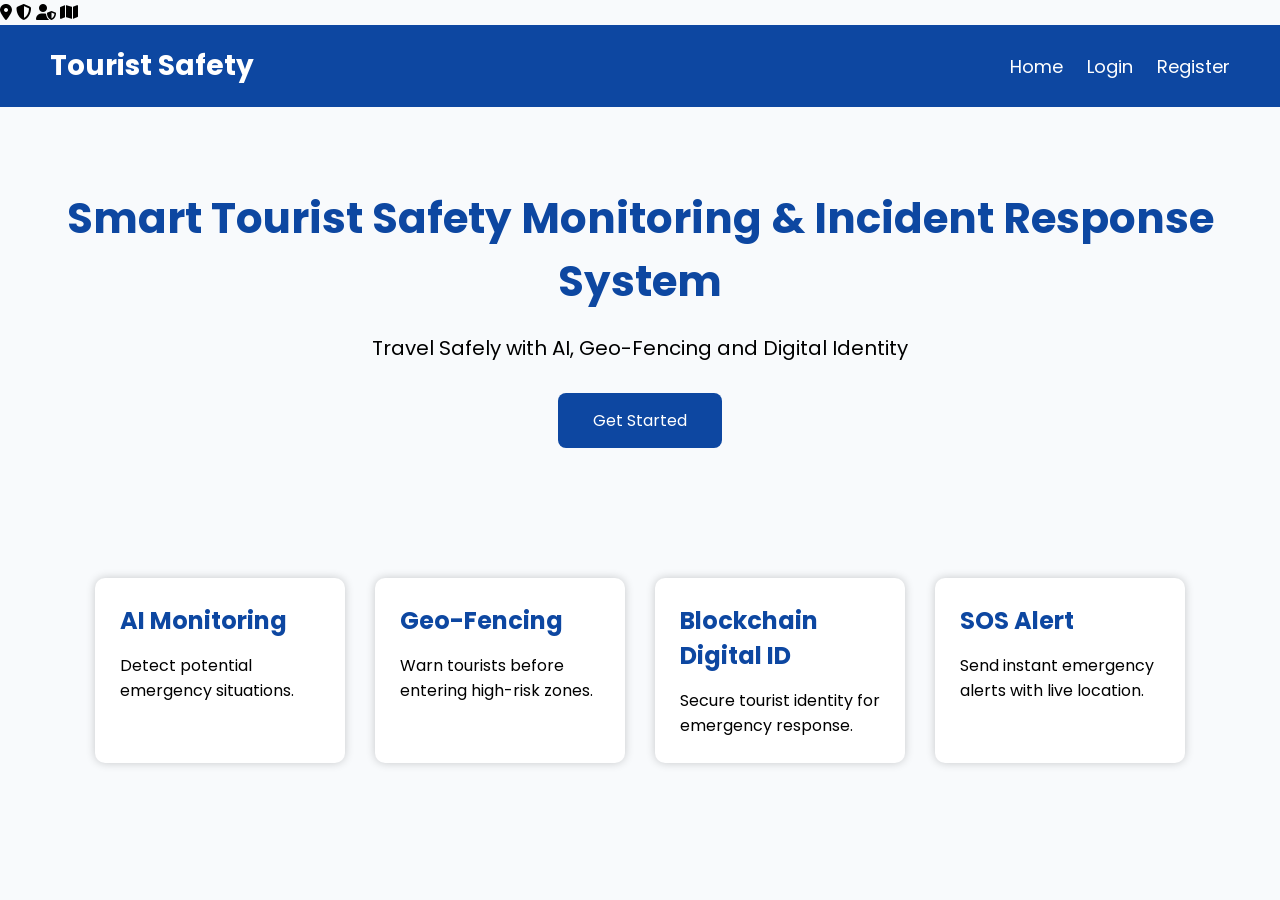
<file: index.html>
<!DOCTYPE html>
<html lang="en">
<head>
    <meta charset="UTF-8">
    <meta name="viewport" content="width=device-width, initial-scale=1.0">
    <title>Smart Tourist Safety System</title>

    <link rel="stylesheet" href="css/style.css">
    <link href="https://fonts.googleapis.com/css2?family=Poppins:wght@300;400;600;700&display=swap" rel="stylesheet">
    <link rel="stylesheet" href="https://cdnjs.cloudflare.com/ajax/libs/font-awesome/6.5.2/css/all.min.css">
    <i class="fa-solid fa-location-dot"></i>

<i class="fa-solid fa-shield-halved"></i>

<i class="fa-solid fa-user-shield"></i>

<i class="fa-solid fa-map"></i>
</head>

<body>

    <header>

        <div class="logo">
            Tourist Safety
        </div>

        <nav>

            <a href="index.html">Home</a>

            <a href="login.html">Login</a>

            <a href="register.html">Register</a>

        </nav>

    </header>


    <section class="hero">

        <h1>Smart Tourist Safety Monitoring & Incident Response System</h1>

        <p>
            Travel Safely with AI, Geo-Fencing and Digital Identity
        </p>

        <a href="register.html" class="btn">
            Get Started
        </a>

    </section>


    <section class="features">

        <div class="card">

            <h2>AI Monitoring</h2>

            <p>
                Detect potential emergency situations.
            </p>

        </div>


        <div class="card">

            <h2>Geo-Fencing</h2>

            <p>
                Warn tourists before entering high-risk zones.
            </p>

        </div>


        <div class="card">

            <h2>Blockchain Digital ID</h2>

            <p>
                Secure tourist identity for emergency response.
            </p>

        </div>


        <div class="card">

            <h2>SOS Alert</h2>

            <p>
                Send instant emergency alerts with live location.
            </p>

        </div>

    </section>

</body>
</html>
</file>
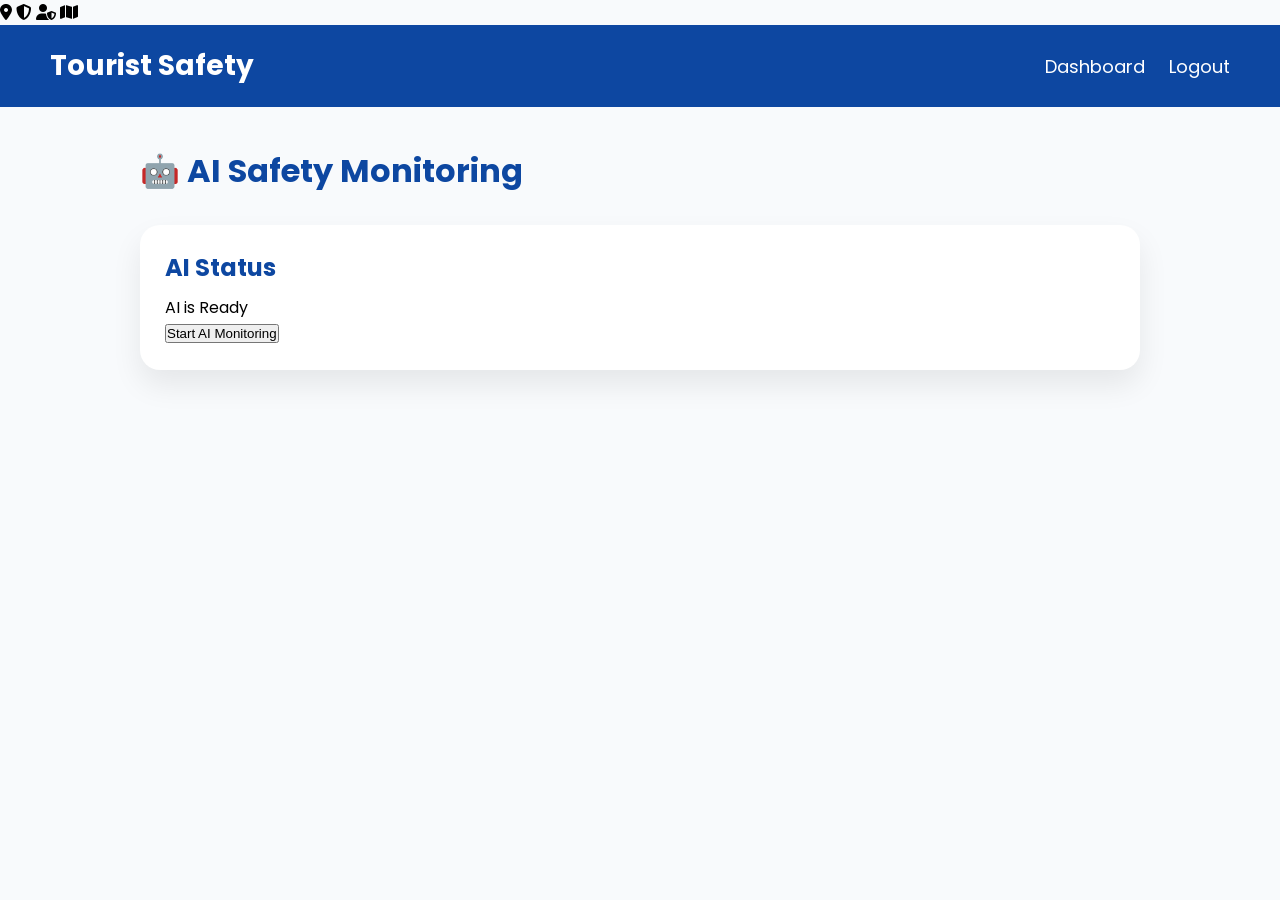
<file: ai.html>
<!DOCTYPE html>
<html lang="en">
<head>
    <meta charset="UTF-8">
    <meta name="viewport" content="width=device-width, initial-scale=1.0">
    <title>AI Monitoring</title>
    <link rel="stylesheet" href="css/style.css">
    <link href="https://fonts.googleapis.com/css2?family=Poppins:wght@300;400;600;700&display=swap" rel="stylesheet">
    <link rel="stylesheet" href="https://cdnjs.cloudflare.com/ajax/libs/font-awesome/6.5.2/css/all.min.css">
    <i class="fa-solid fa-location-dot"></i>

<i class="fa-solid fa-shield-halved"></i>

<i class="fa-solid fa-user-shield"></i>

<i class="fa-solid fa-map"></i>
</head>
<body>

<header>

    <div class="logo">Tourist Safety</div>

    <nav>
        <a href="dashboard.html">Dashboard</a>
        <a href="login.html">Logout</a>
    </nav>

</header>

<div class="dashboard">

    <h1>🤖 AI Safety Monitoring</h1>

    <div class="status-card">

        <h2>AI Status</h2>

        <p id="aiStatus">
            AI is Ready
        </p>

        <button class="action-btn" onclick="startAI()">
            Start AI Monitoring
        </button>

    </div>

</div>

<script src="js/script.js"></script>

</body>
</html>
</file>
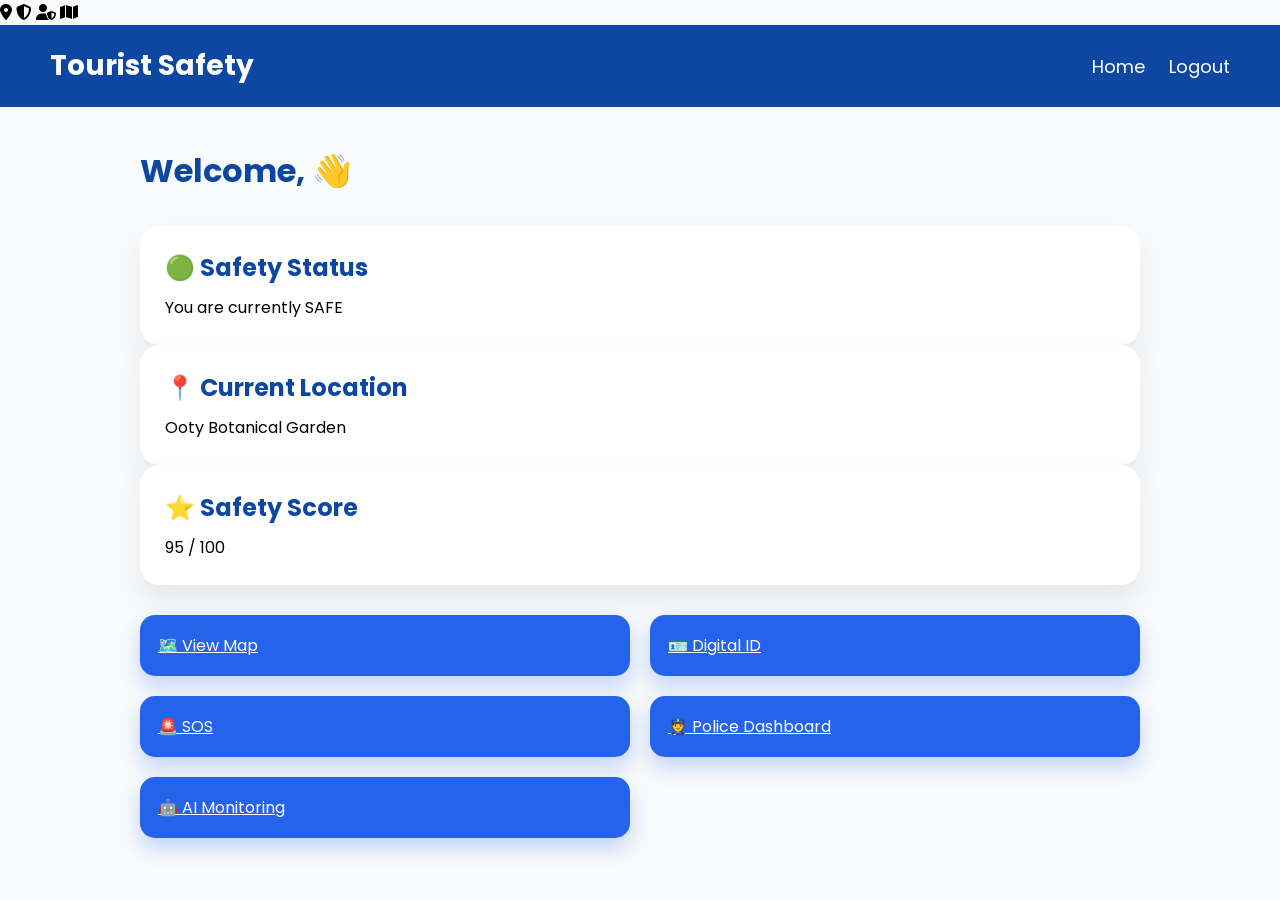
<file: dashboard.html>
<!DOCTYPE html>
<html lang="en">
<head>
    <meta charset="UTF-8">
    <meta name="viewport" content="width=device-width, initial-scale=1.0">
    <title>Tourist Dashboard</title>

    <link rel="stylesheet" href="css/style.css">
    <link href="https://fonts.googleapis.com/css2?family=Poppins:wght@300;400;600;700&display=swap" rel="stylesheet">
    <link rel="stylesheet" href="https://cdnjs.cloudflare.com/ajax/libs/font-awesome/6.5.2/css/all.min.css">
    <i class="fa-solid fa-location-dot"></i>

<i class="fa-solid fa-shield-halved"></i>

<i class="fa-solid fa-user-shield"></i>

<i class="fa-solid fa-map"></i>
</head>
<body>

<header>

    <div class="logo">Tourist Safety</div>

    <nav>
        <a href="index.html">Home</a>
        <a href="login.html">Logout</a>
    </nav>

</header>

<div class="dashboard">
<h1>Welcome, <span id="username"></span> 👋</h1>

    <div class="status-card">
        <h2>🟢 Safety Status</h2>
        <p>You are currently SAFE</p>
    </div>

    <div class="status-card">
        <h2>📍 Current Location</h2>
        <p>Ooty Botanical Garden</p>
    </div>

    <div class="status-card">
        <h2>⭐ Safety Score</h2>
        <p>95 / 100</p>
    </div>

    <div class="button-grid">

        <a href="map.html" class="dashboard-btn">
            🗺️ View Map
        </a>

        <a href="digitalid.html" class="dashboard-btn">
            🪪 Digital ID
        </a>

        <a href="sos.html" class="dashboard-btn">
            🚨 SOS
        </a>

        <a href="police.html" class="dashboard-btn">
            👮 Police Dashboard
        </a>
        <a href="ai.html" class="dashboard-btn">
    🤖 AI Monitoring
        </a>


    </div>

</div>
<script>

document.getElementById("username").innerHTML =
localStorage.getItem("touristName");

</script>
</body>
</html>
</file>
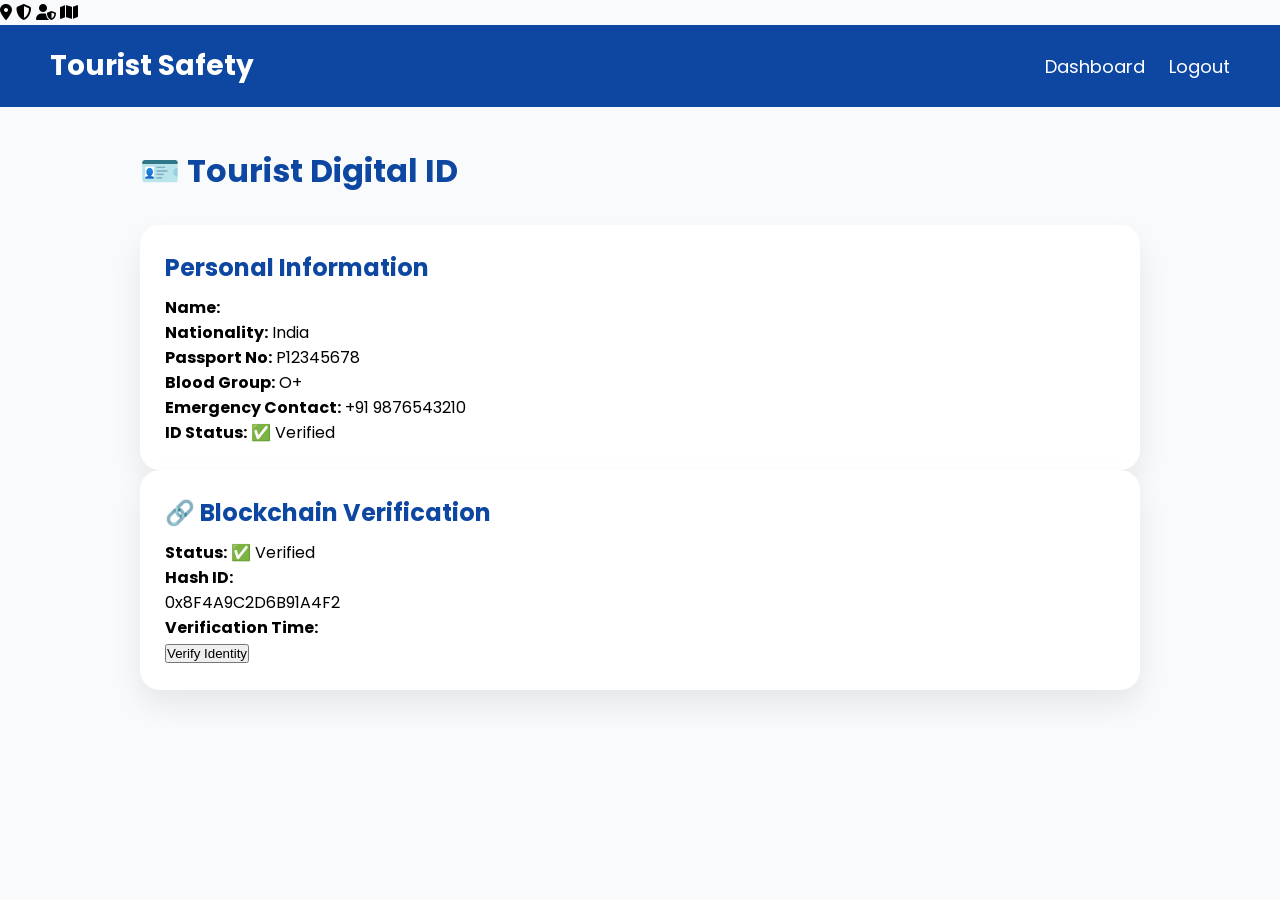
<file: digitalid.html>
<!DOCTYPE html>
<html lang="en">
<head>
    <meta charset="UTF-8">
    <meta name="viewport" content="width=device-width, initial-scale=1.0">
    <title>Digital ID</title>

    <link rel="stylesheet" href="css/style.css">
    <link href="https://fonts.googleapis.com/css2?family=Poppins:wght@300;400;600;700&display=swap" rel="stylesheet">
    <link rel="stylesheet" href="https://cdnjs.cloudflare.com/ajax/libs/font-awesome/6.5.2/css/all.min.css">
    <i class="fa-solid fa-location-dot"></i>

<i class="fa-solid fa-shield-halved"></i>

<i class="fa-solid fa-user-shield"></i>

<i class="fa-solid fa-map"></i>
</head>
<body>

<header>

    <div class="logo">Tourist Safety</div>

    <nav>
        <a href="dashboard.html">Dashboard</a>
        <a href="login.html">Logout</a>
    </nav>

</header>

<div class="dashboard">

    <h1>🪪 Tourist Digital ID</h1>

    <div class="status-card">

        <h2>Personal Information</h2>

     <p><strong>Name:</strong> <span id="digitalName"></span></p>

        <p><strong>Nationality:</strong> India</p>

        <p><strong>Passport No:</strong> P12345678</p>

        <p><strong>Blood Group:</strong> O+</p>

        <p><strong>Emergency Contact:</strong> +91 9876543210</p>

        <p><strong>ID Status:</strong> ✅ Verified</p>

    </div>

   <div class="status-card">

    <h2>🔗 Blockchain Verification</h2>

    <p><strong>Status:</strong> ✅ Verified</p>

    <p><strong>Hash ID:</strong></p>

    <p id="hashId">0x8F4A9C2D6B91A4F2</p>

    <p><strong>Verification Time:</strong></p>

    <p id="verifyTime"></p>

    <button class="action-btn" onclick="verifyIdentity()">
        Verify Identity
    </button>

</div>
</div>
<script>

document.getElementById("digitalName").innerHTML =
localStorage.getItem("touristName");

</script>
</body>
</html>
</file>
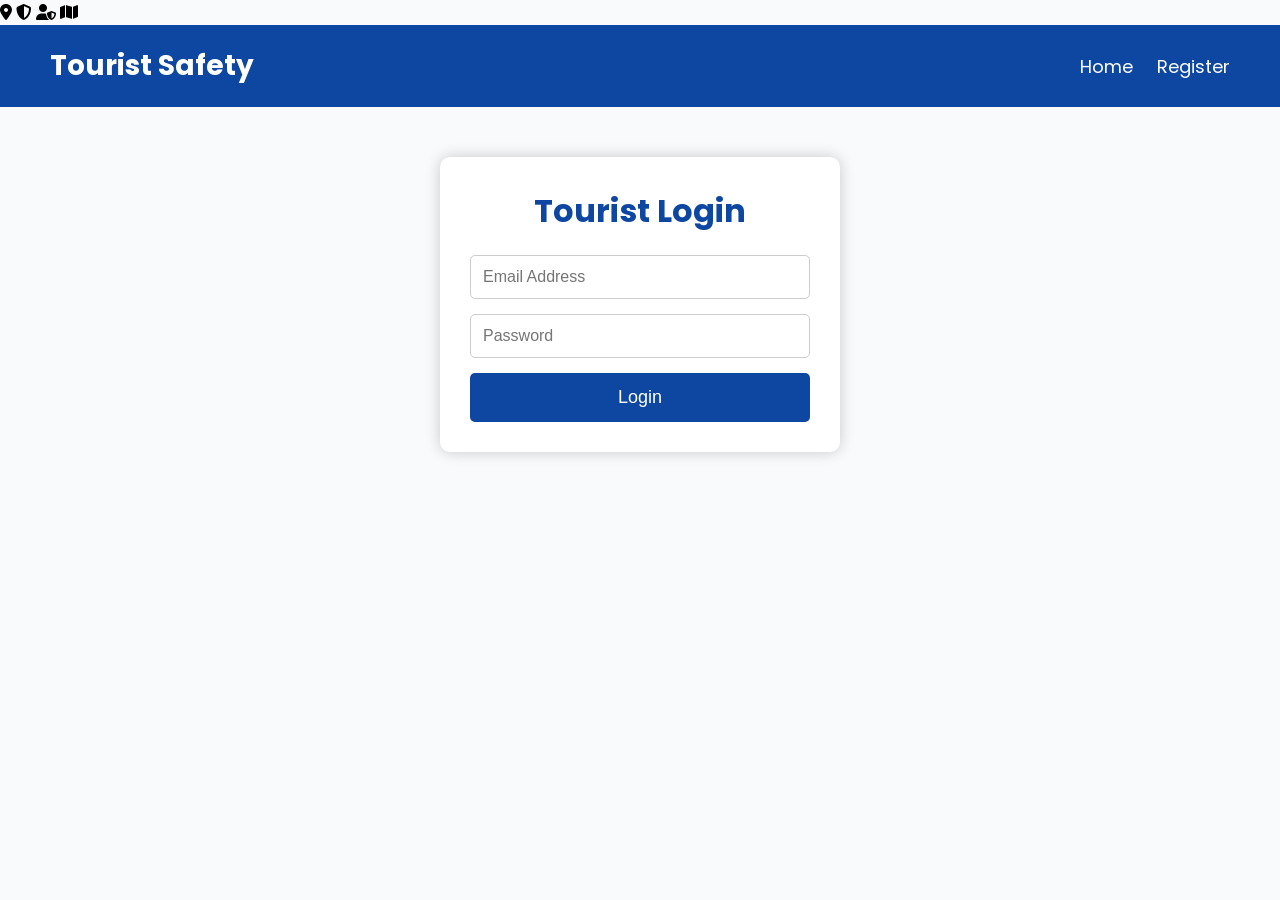
<file: login.html>
<!DOCTYPE html>
<html lang="en">
<head>
    <meta charset="UTF-8">
    <meta name="viewport" content="width=device-width, initial-scale=1.0">
    <title>Login - Smart Tourist Safety</title>

    <link rel="stylesheet" href="css/style.css">
<link href="https://fonts.googleapis.com/css2?family=Poppins:wght@300;400;600;700&display=swap" rel="stylesheet">
<link rel="stylesheet" href="https://cdnjs.cloudflare.com/ajax/libs/font-awesome/6.5.2/css/all.min.css">
<i class="fa-solid fa-location-dot"></i>

<i class="fa-solid fa-shield-halved"></i>

<i class="fa-solid fa-user-shield"></i>

<i class="fa-solid fa-map"></i>
</head>
<body>

<header>

    <div class="logo">Tourist Safety</div>

    <nav>
        <a href="index.html">Home</a>
        <a href="register.html">Register</a>
    </nav>

</header>

<div class="form-container">

    <h1>Tourist Login</h1>

    <form action="dashboard.html">

        <input type="email" placeholder="Email Address" required>

        <input type="password" placeholder="Password" required>

        <button type="submit">Login</button>

    </form>

</div>

</body>
</html>
</file>
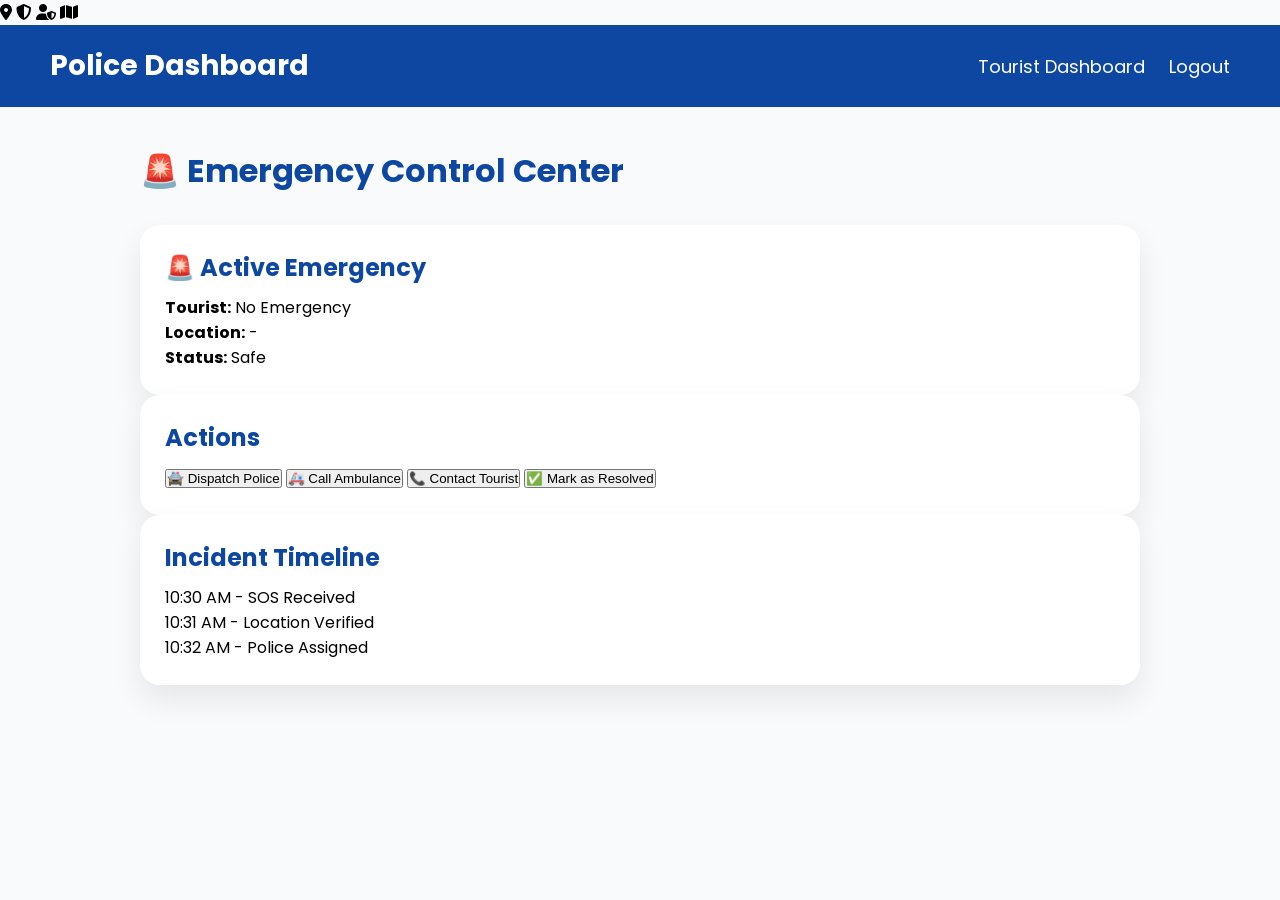
<file: police.html>
<!DOCTYPE html>
<html lang="en">
<head>
    <meta charset="UTF-8">
    <meta name="viewport" content="width=device-width, initial-scale=1.0">
    <title>Police Dashboard</title>
    <link rel="stylesheet" href="css/style.css">
    <link href="https://fonts.googleapis.com/css2?family=Poppins:wght@300;400;600;700&display=swap" rel="stylesheet">
    <link rel="stylesheet" href="https://cdnjs.cloudflare.com/ajax/libs/font-awesome/6.5.2/css/all.min.css">
    <i class="fa-solid fa-location-dot"></i>

<i class="fa-solid fa-shield-halved"></i>

<i class="fa-solid fa-user-shield"></i>

<i class="fa-solid fa-map"></i>
</head>
<body>

<header>

    <div class="logo">Police Dashboard</div>

    <nav>
        <a href="dashboard.html">Tourist Dashboard</a>
        <a href="login.html">Logout</a>
    </nav>

</header>

<div class="dashboard">

    <h1>🚨 Emergency Control Center</h1>

    <div class="status-card">

<h2>🚨 Active Emergency</h2>

<p><strong>Tourist:</strong>
<span id="touristName">No Emergency</span></p>

<p><strong>Location:</strong>
<span id="touristLocation">-</span></p>

<p><strong>Status:</strong>
<span id="touristStatus">Safe</span></p>

</div>

    <div class="status-card">
        <h2>Actions</h2>

        <button class="action-btn">🚔 Dispatch Police</button>

        <button class="action-btn">🚑 Call Ambulance</button>

        <button class="action-btn">📞 Contact Tourist</button>

        <button class="action-btn">✅ Mark as Resolved</button>
    </div>

    <div class="status-card">
        <h2>Incident Timeline</h2>

        <p>10:30 AM - SOS Received</p>
        <p>10:31 AM - Location Verified</p>
        <p>10:32 AM - Police Assigned</p>
    </div>

</div>
<script>

if(localStorage.getItem("emergency")=="YES"){

document.getElementById("touristName").innerHTML=
localStorage.getItem("touristName");

document.getElementById("touristLocation").innerHTML=
localStorage.getItem("location");

document.getElementById("touristStatus").innerHTML=
localStorage.getItem("status");

}

</script>
</body>
</html>
</file>
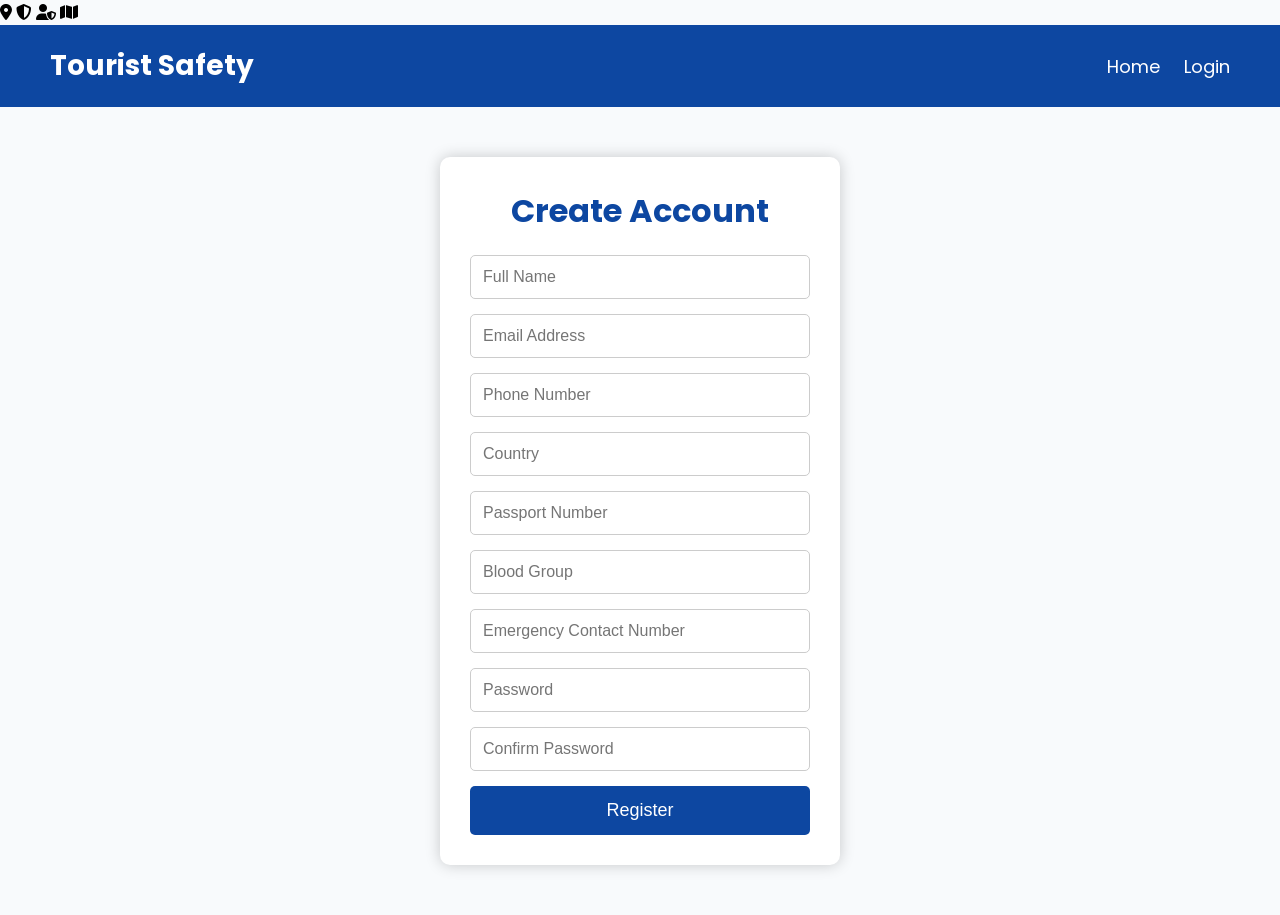
<file: register.html>
<!DOCTYPE html>
<html lang="en">
<head>
    <meta charset="UTF-8">
    <meta name="viewport" content="width=device-width, initial-scale=1.0">
    <title>Register - Smart Tourist Safety</title>
    <link rel="stylesheet" href="css/style.css">
    <link href="https://fonts.googleapis.com/css2?family=Poppins:wght@300;400;600;700&display=swap" rel="stylesheet">
    <link rel="stylesheet" href="https://cdnjs.cloudflare.com/ajax/libs/font-awesome/6.5.2/css/all.min.css">
    <i class="fa-solid fa-location-dot"></i>

<i class="fa-solid fa-shield-halved"></i>

<i class="fa-solid fa-user-shield"></i>

<i class="fa-solid fa-map"></i>
</head>
<body>

<header>
    <div class="logo">Tourist Safety</div>

    <nav>
        <a href="index.html">Home</a>
        <a href="login.html">Login</a>
    </nav>
</header>

<div class="form-container">

    <h1>Create Account</h1>

    <form>

        <input type="text" placeholder="Full Name" required>

        <input type="email" placeholder="Email Address" required>

        <input type="text" placeholder="Phone Number" required>

        <input type="text" placeholder="Country" required>

        <input type="text" placeholder="Passport Number">

        <input type="text" placeholder="Blood Group">

        <input type="text" placeholder="Emergency Contact Number">

        <input type="password" placeholder="Password" required>

        <input type="password" placeholder="Confirm Password" required>
        <button type="button" onclick="registerUser()">Register</button>

    </form>

</div>

</body>
</html>
</file>
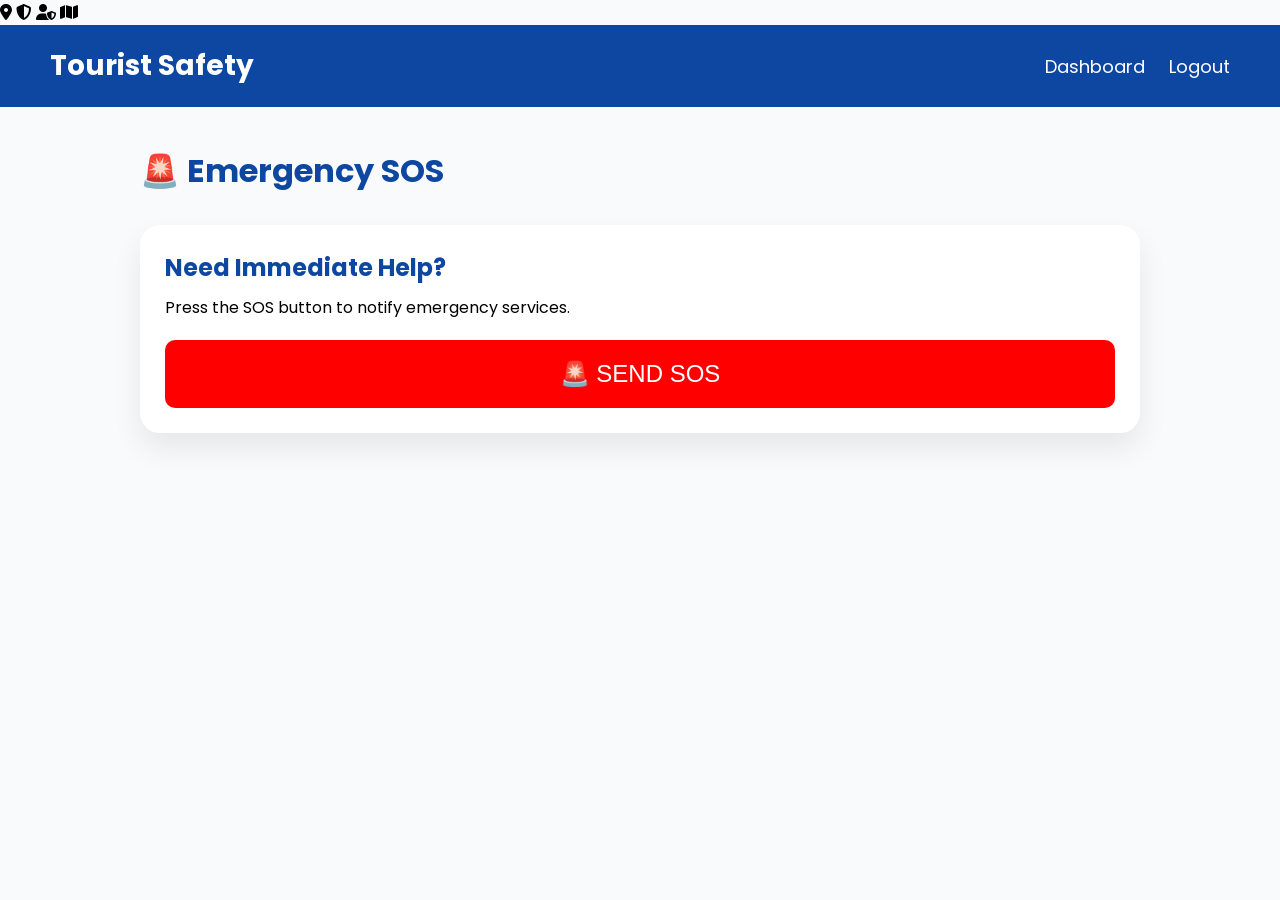
<file: sos.html>
<!DOCTYPE html>
<html lang="en">
<head>
    <meta charset="UTF-8">
    <meta name="viewport" content="width=device-width, initial-scale=1.0">
    <title>SOS Emergency</title>
    <link rel="stylesheet" href="css/style.css">
    <link href="https://fonts.googleapis.com/css2?family=Poppins:wght@300;400;600;700&display=swap" rel="stylesheet">
    <link rel="stylesheet" href="https://cdnjs.cloudflare.com/ajax/libs/font-awesome/6.5.2/css/all.min.css">
    <i class="fa-solid fa-location-dot"></i>

<i class="fa-solid fa-shield-halved"></i>

<i class="fa-solid fa-user-shield"></i>

<i class="fa-solid fa-map"></i>
</head>
<body>

<header>
    <div class="logo">Tourist Safety</div>

    <nav>
        <a href="dashboard.html">Dashboard</a>
        <a href="login.html">Logout</a>
    </nav>
</header>

<div class="dashboard">

    <h1>🚨 Emergency SOS</h1>

    <div class="status-card">

        <h2>Need Immediate Help?</h2>

        <p>
            Press the SOS button to notify emergency services.
        </p>

        <button class="sos-btn" onclick="sendSOS()">
            🚨 SEND SOS
        </button>

    </div>

    <div id="result" class="status-card" style="display:none;">

        <h2>Emergency Alert Sent Successfully!</h2>

        <p>📍 Live Location Shared</p>

        <p>👮 Police Notified</p>

        <p>👨‍👩‍👧 Emergency Contact Notified</p>

        <p>🚑 Ambulance Alert Generated</p>

    </div>

</div>

<script src="js/script.js"></script>

</body>
</html>
</file>
<file: css/style.css>
*{
    margin:0;
    padding:0;
    box-sizing:border-box;
}

body{
    font-family:Arial, sans-serif;
}
 body{
    background:#F8FAFC;
}


header{
    background:#0d47a1;
    color:white;
    display:flex;
    justify-content:space-between;
    align-items:center;
    padding:20px 50px;
}

.logo{
    font-size:28px;
    font-weight:bold;
}

nav a{
    color:white;
    text-decoration:none;
    margin-left:20px;
    font-size:18px;
}

.hero{
    text-align:center;
    padding:80px 20px;
}

.hero h1{
    font-size:42px;
    color:#0d47a1;
}

.hero p{
    margin-top:20px;
    font-size:20px;
}

.btn{
    display:inline-block;
    margin-top:30px;
    background:#0d47a1;
    color:white;
    padding:15px 35px;
    text-decoration:none;
    border-radius:8px;
}

.features{
    display:flex;
    justify-content:center;
    gap:30px;
    flex-wrap:wrap;
    padding:50px;
}

.card{
    background:white;
    width:250px;
    padding:25px;
    border-radius:10px;
    box-shadow:0 0 10px rgba(0,0,0,0.2);
}

.card h2{
    color:#0d47a1;
    margin-bottom:15px;
}
.form-container{
    width:400px;
    margin:50px auto;
    background:white;
    padding:30px;
    border-radius:10px;
    box-shadow:0 0 15px rgba(0,0,0,0.2);
}

.form-container h1{
    text-align:center;
    color:#0d47a1;
    margin-bottom:20px;
}

form input{
    width:100%;
    padding:12px;
    margin-bottom:15px;
    border:1px solid #ccc;
    border-radius:5px;
    font-size:16px;
}

form button{
    width:100%;
    padding:14px;
    background:#0d47a1;
    color:white;
    border:none;
    border-radius:5px;
    font-size:18px;
    cursor:pointer;
}

form button:hover{
    background:#1565c0;
}
.dashboard{
    width:90%;
    max-width:1000px;
    margin:40px auto;
}

.dashboard h1{
    color:#0d47a1;
    margin-bottom:30px;
}

.status-card{
    background:white;
    border-radius:20px;
    padding:25px;
    box-shadow:0 15px 30px rgba(0,0,0,.08);
}

.status-card h2{
    color:#0d47a1;
    margin-bottom:10px;
}

.button-grid{
    display:grid;
    grid-template-columns:repeat(2,1fr);
    gap:20px;
    margin-top:30px;
}


.dashboard-btn{
    background:#2563EB;
    color:white;
    border-radius:15px;
    padding:18px;
    transition:.3s;
    box-shadow:0 10px 20px rgba(37,99,235,.25);
}

.dashboard-btn:hover{
    transform:translateY(-5px);
}
#map{

height:500px;

width:100%;

border-radius:15px;

margin-top:20px;

}
.sos-btn{
    width:100%;
    padding:20px;
    font-size:24px;
    background:red;
    color:white;
    border:none;
    border-radius:10px;
    cursor:pointer;
    margin-top:20px;
}

.sos-btn:hover{
    background:darkred;
}
action-btn{
    width:100%;
    padding:15px;
    margin-top:10px;
    border:none;
    border-radius:8px;
    background:#0d47a1;
    color:white;
    font-size:18px;
    cursor:pointer;
}

.action-btn:hover{
    background:#1565c0;
}
body{
    font-family:'Poppins',sans-serif;
}
.card{
    transition:.3s;
}

.card:hover{
    transform:translateY(-8px);
}
</file>
